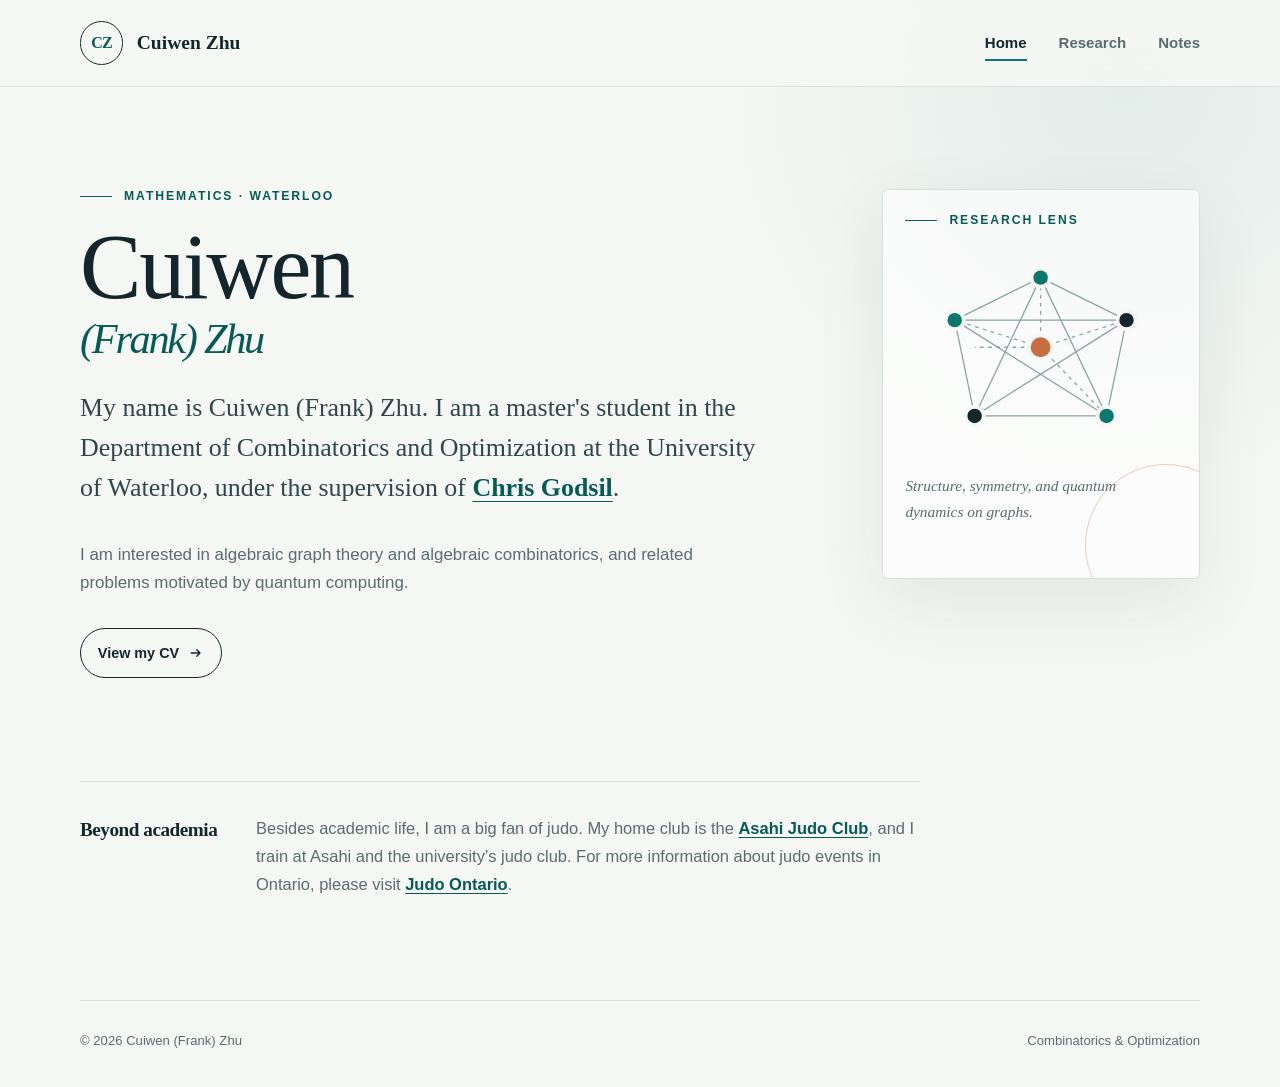
<file: index.html>
<!doctype html>
<html lang="en">
  <head>
    <meta charset="utf-8">
    <meta name="viewport" content="width=device-width, initial-scale=1">
    <meta name="description" content="Cuiwen (Frank) Zhu — master's student in Combinatorics and Optimization at the University of Waterloo.">
    <meta name="theme-color" content="#f5f7f4">
    <title>Cuiwen (Frank) Zhu</title>
    <link rel="icon" type="image/svg+xml" href="data:image/svg+xml,%3Csvg xmlns='http://www.w3.org/2000/svg' viewBox='0 0 64 64'%3E%3Crect width='64' height='64' rx='32' fill='%2314262c'/%3E%3Ccircle cx='20' cy='32' r='5' fill='%23f5f7f4'/%3E%3Ccircle cx='44' cy='18' r='5' fill='%23c86e43'/%3E%3Ccircle cx='44' cy='46' r='5' fill='%230c766f'/%3E%3Cpath d='M24 29 40 20M24 35l16 9M44 23v18' stroke='%23f5f7f4' stroke-width='3'/%3E%3C/svg%3E">
    <link rel="stylesheet" href="styles.css">
    <script src="site.js" defer></script>
  </head>
  <body>
    <a class="skip-link" href="#main-content">Skip to content</a>
    <header class="site-header">
      <div class="nav-shell">
        <a class="brand" href="index.html" aria-label="Cuiwen Zhu, home">
          <span class="brand-mark" aria-hidden="true">CZ</span>
          <span class="brand-name">Cuiwen Zhu</span>
        </a>
        <button class="nav-toggle" type="button" aria-expanded="false" aria-controls="site-navigation">Menu</button>
        <nav class="site-nav" id="site-navigation" aria-label="Primary navigation">
          <a href="index.html" aria-current="page">Home</a>
          <a href="research.html">Research</a>
          <a href="notes.html">Notes</a>
        </nav>
      </div>
    </header>

    <main class="page-shell" id="main-content">
      <div class="intro-grid">
        <section aria-labelledby="home-title">
          <p class="eyebrow">Mathematics · Waterloo</p>
          <h1 id="home-title">Cuiwen <span>(Frank) Zhu</span></h1>
          <p class="lede">
            My name is Cuiwen (Frank) Zhu. I am a master's student in the Department of Combinatorics and Optimization at the University of Waterloo, under the supervision of
            <a class="text-link" href="https://www.math.uwaterloo.ca/~cgodsil/" target="_blank" rel="noreferrer">Chris Godsil</a>.
          </p>
          <p class="body-copy">
            I am interested in algebraic graph theory and algebraic combinatorics, and related problems motivated by quantum computing.
          </p>
          <a class="button-link" href="CV_Frank_Zhu.pdf" target="_blank">
            View my CV
            <svg viewBox="0 0 20 20" fill="none" aria-hidden="true">
              <path d="M4 10h11M11 6l4 4-4 4" stroke="currentColor" stroke-width="1.7" stroke-linecap="round" stroke-linejoin="round"/>
            </svg>
          </a>
        </section>

        <aside class="research-mark" aria-label="Abstract graph motif">
          <p class="eyebrow">Research lens</p>
          <svg viewBox="0 0 300 230" role="img" aria-labelledby="graph-title graph-desc">
            <title id="graph-title">A symmetric graph</title>
            <desc id="graph-desc">Seven vertices connected in a circular, symmetric pattern.</desc>
            <g fill="none" stroke="#8ba3a2" stroke-width="1.4">
              <path d="M150 35 245 82 223 188 77 188 55 82Z"/>
              <path d="M150 35 223 188M150 35 77 188M245 82 77 188M55 82l168 106M55 82h190"/>
              <path d="M150 112 150 35M150 112l95-30M150 112l73 76M150 112H77M150 112 55 82" stroke-dasharray="4 5"/>
            </g>
            <g stroke="#f5f7f4" stroke-width="4">
              <circle cx="150" cy="35" r="10" fill="#0c766f"/>
              <circle cx="245" cy="82" r="10" fill="#14262c"/>
              <circle cx="223" cy="188" r="10" fill="#0c766f"/>
              <circle cx="77" cy="188" r="10" fill="#14262c"/>
              <circle cx="55" cy="82" r="10" fill="#0c766f"/>
              <circle cx="150" cy="112" r="13" fill="#c86e43"/>
            </g>
          </svg>
          <p class="mark-caption">Structure, symmetry, and quantum dynamics on graphs.</p>
        </aside>
      </div>

      <section class="judo-note" aria-labelledby="beyond-title">
        <h2 id="beyond-title">Beyond academia</h2>
        <p>
          Besides academic life, I am a big fan of judo. My home club is the
          <a class="text-link" href="https://www.asahijudoclub.ca/" target="_blank" rel="noreferrer">Asahi Judo Club</a>, and I train at Asahi and the university’s judo club.
          For more information about judo events in Ontario, please visit <a class="text-link" href="https://www.judoontario.ca/" target="_blank" rel="noreferrer">Judo Ontario</a>.
        </p>
      </section>
    </main>

    <footer class="site-footer">
      <span>© <span data-year></span> Cuiwen (Frank) Zhu</span>
      <span>Combinatorics &amp; Optimization</span>
    </footer>
  </body>
</html>
</file>
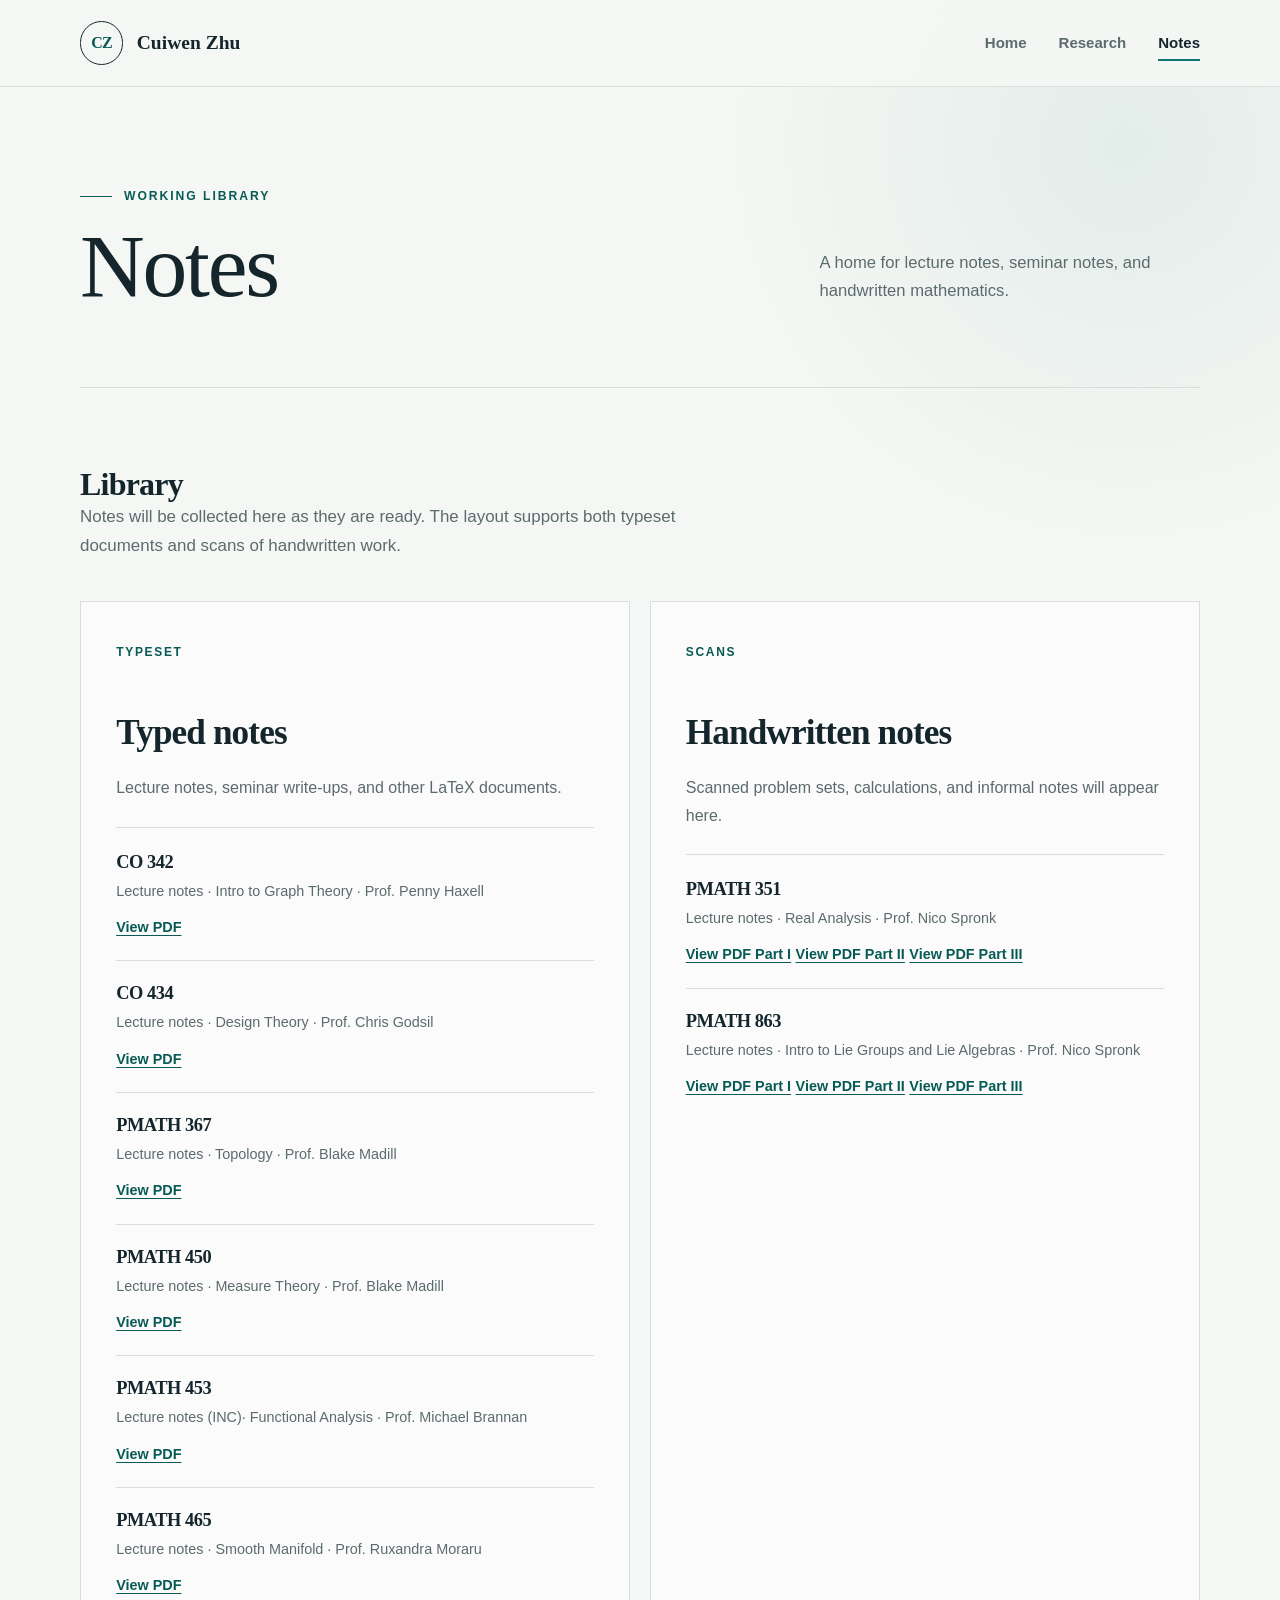
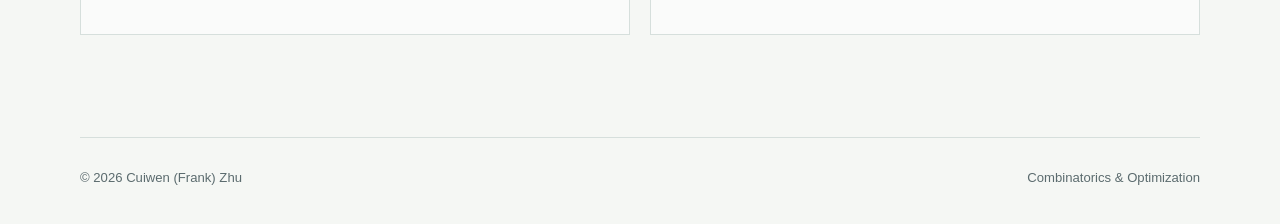
<file: notes.html>
<!doctype html>
<html lang="en">
  <head>
    <meta charset="utf-8">
    <meta name="viewport" content="width=device-width, initial-scale=1">
    <meta name="description" content="Typed and handwritten mathematics notes by Cuiwen (Frank) Zhu.">
    <meta name="theme-color" content="#f5f7f4">
    <title>Notes · Cuiwen (Frank) Zhu</title>
    <link rel="icon" type="image/svg+xml" href="data:image/svg+xml,%3Csvg xmlns='http://www.w3.org/2000/svg' viewBox='0 0 64 64'%3E%3Crect width='64' height='64' rx='32' fill='%2314262c'/%3E%3Ccircle cx='20' cy='32' r='5' fill='%23f5f7f4'/%3E%3Ccircle cx='44' cy='18' r='5' fill='%23c86e43'/%3E%3Ccircle cx='44' cy='46' r='5' fill='%230c766f'/%3E%3Cpath d='M24 29 40 20M24 35l16 9M44 23v18' stroke='%23f5f7f4' stroke-width='3'/%3E%3C/svg%3E">
    <link rel="stylesheet" href="styles.css">
    <script src="site.js" defer></script>
  </head>
  <body>
    <a class="skip-link" href="#main-content">Skip to content</a>
    <header class="site-header">
      <div class="nav-shell">
        <a class="brand" href="index.html" aria-label="Cuiwen Zhu, home">
          <span class="brand-mark" aria-hidden="true">CZ</span>
          <span class="brand-name">Cuiwen Zhu</span>
        </a>
        <button class="nav-toggle" type="button" aria-expanded="false" aria-controls="site-navigation">Menu</button>
        <nav class="site-nav" id="site-navigation" aria-label="Primary navigation">
          <a href="index.html">Home</a>
          <a href="research.html">Research</a>
          <a href="notes.html" aria-current="page">Notes</a>
        </nav>
      </div>
    </header>

    <main class="page-shell" id="main-content">
      <header class="page-heading">
        <div>
          <p class="eyebrow">Working library</p>
          <h1>Notes</h1>
        </div>
        <p class="summary">A home for lecture notes, seminar notes, and handwritten mathematics.</p>
      </header>

      <section class="content-section" aria-labelledby="notes-library-title">
        <h2 class="section-title" id="notes-library-title">Library</h2>
        <p class="notes-intro">
          Notes will be collected here as they are ready. The layout supports both typeset documents and scans of handwritten work.
        </p>

        <div class="notes-grid">
          <article class="note-group">
            <span class="note-group-tag">Typeset</span>
            <h2>Typed notes</h2>
            <p>Lecture notes, seminar write-ups, and other LaTeX documents.</p>
            <div class="note-list">
              <article class="note-entry">
                <h3><a href="CO_342.pdf" target="_blank">CO 342</a></h3>
                <p>Lecture notes · Intro to Graph Theory · Prof. Penny Haxell</p>
                <a class="note-pdf-link" href="CO_342.pdf" target="_blank" aria-label="Open CO 342 lecture notes as a PDF">View PDF</a>
              </article>
              <article class="note-entry">
                <h3><a href="CO_434.pdf" target="_blank">CO 434</a></h3>
                <p>Lecture notes · Design Theory · Prof. Chris Godsil</p>
                <a class="note-pdf-link" href="CO_434.pdf" target="_blank" aria-label="Open CO 434 lecture notes as a PDF">View PDF</a>
              </article>
              <article class="note-entry">
                <h3><a href="PMATH_367.pdf" target="_blank">PMATH 367</a></h3>
                <p>Lecture notes · Topology · Prof. Blake Madill</p>
                <a class="note-pdf-link" href="PMATH_367.pdf" target="_blank" aria-label="Open PMATH 367 lecture notes as a PDF">View PDF</a>
              </article>
              <article class="note-entry">
                <h3><a href="PMATH_450.pdf" target="_blank">PMATH 450</a></h3>
                <p>Lecture notes · Measure Theory · Prof. Blake Madill</p>
                <a class="note-pdf-link" href="PMATH_450.pdf" target="_blank" aria-label="Open PMATH 450 lecture notes as a PDF">View PDF</a>
              </article>
              <article class="note-entry">
                <h3><a href="PMATH_453.pdf" target="_blank">PMATH 453</a></h3>
                <p>Lecture notes (INC)· Functional Analysis · Prof. Michael Brannan</p>
                <a class="note-pdf-link" href="PMATH_453.pdf" target="_blank" aria-label="Open PMATH 453 lecture notes as a PDF">View PDF</a>
              </article>
              <article class="note-entry">
                <h3><a href="PMATH_465.pdf" target="_blank">PMATH 465</a></h3>
                <p>Lecture notes · Smooth Manifold · Prof. Ruxandra Moraru</p>
                <a class="note-pdf-link" href="PMATH_465.pdf" target="_blank" aria-label="Open PMATH 465 lecture notes as a PDF">View PDF</a>
              </article>
            </div>
          </article>
          <article class="note-group">
            <span class="note-group-tag">Scans</span>
            <h2>Handwritten notes</h2>
            <p>Scanned problem sets, calculations, and informal notes will appear here.</p>
            <div class="note-list">
              <article class="note-entry">
                <h3><a href="PMATH_351.pdf" target="_blank">PMATH 351</a></h3>
                <p>Lecture notes · Real Analysis · Prof. Nico Spronk</p>
                <a class="note-pdf-link" href="PMATH_351_I.pdf" target="_blank" aria-label="Open PMATH 351 lecture notes part I as a PDF">View PDF Part I</a>
                <a class="note-pdf-link" href="PMATH_351_II.pdf" target="_blank" aria-label="Open PMATH 351 lecture notes part II as a PDF">View PDF Part II</a>
                <a class="note-pdf-link" href="PMATH_351_III.pdf" target="_blank" aria-label="Open PMATH 351 lecture notes part III as a PDF">View PDF Part III</a>
              </article>
              <article class="note-entry">
                <h3><a href="PMATH_863.pdf" target="_blank">PMATH 863</a></h3>
                <p>Lecture notes · Intro to Lie Groups and Lie Algebras · Prof. Nico Spronk</p>
                <a class="note-pdf-link" href="PMATH_863_I.pdf" target="_blank" aria-label="Open PMATH 863 lecture notes part I as a PDF">View PDF Part I</a>
                <a class="note-pdf-link" href="PMATH_863_II.pdf" target="_blank" aria-label="Open PMATH 863 lecture notes part II as a PDF">View PDF Part II</a>
                <a class="note-pdf-link" href="PMATH_863_III.pdf" target="_blank" aria-label="Open PMATH 863 lecture notes part III as a PDF">View PDF Part III</a>
              </article>
            </div>
          </article>
        </div>

        

        <!--
          NOTE ENTRY TEMPLATE
          1. Put the PDF in assets/notes/
          2. Copy the article below into the appropriate note-group above.
          3. Update the title, description, and file name.

          <article class="note-entry">
            <h3><a href="assets/notes/example-note.pdf">Title of note</a></h3>
            <p>Short description · Course or topic · Year</p>
          </article>
        -->
      </section>
    </main>

    <footer class="site-footer">
      <span>© <span data-year></span> Cuiwen (Frank) Zhu</span>
      <span>Combinatorics &amp; Optimization</span>
    </footer>
  </body>
</html>
</file>
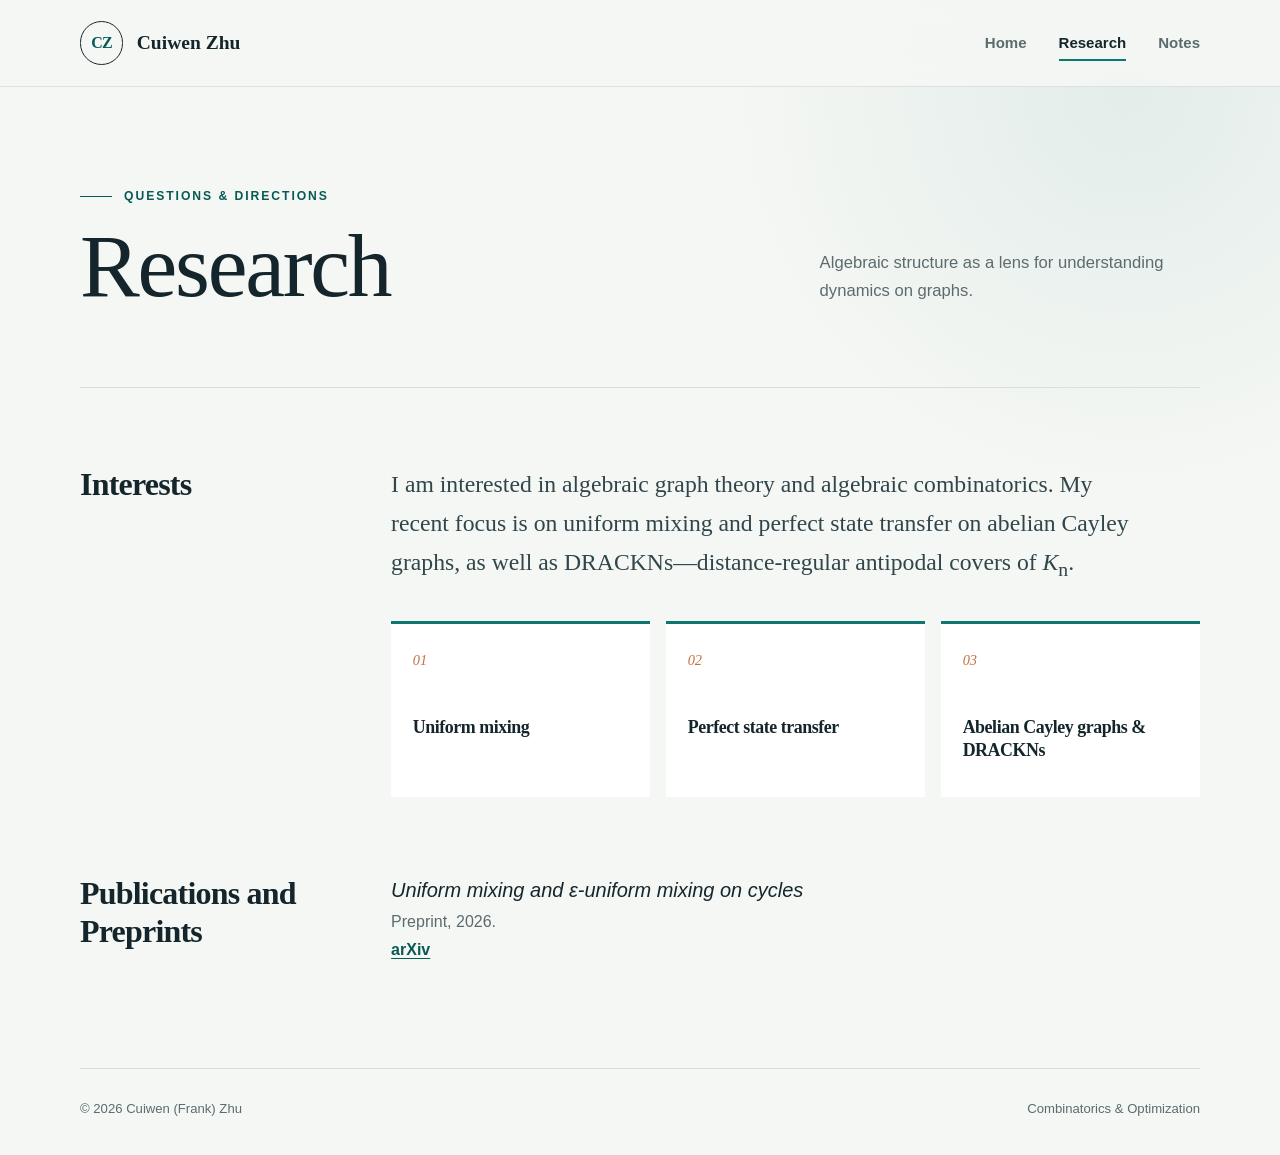
<file: research.html>
<!doctype html>
<html lang="en">
  <head>
    <meta charset="utf-8">
    <meta name="viewport" content="width=device-width, initial-scale=1">
    <meta name="description" content="Research interests and publications of Cuiwen (Frank) Zhu.">
    <meta name="theme-color" content="#f5f7f4">
    <title>Research · Cuiwen (Frank) Zhu</title>
    <link rel="icon" type="image/svg+xml" href="data:image/svg+xml,%3Csvg xmlns='http://www.w3.org/2000/svg' viewBox='0 0 64 64'%3E%3Crect width='64' height='64' rx='32' fill='%2314262c'/%3E%3Ccircle cx='20' cy='32' r='5' fill='%23f5f7f4'/%3E%3Ccircle cx='44' cy='18' r='5' fill='%23c86e43'/%3E%3Ccircle cx='44' cy='46' r='5' fill='%230c766f'/%3E%3Cpath d='M24 29 40 20M24 35l16 9M44 23v18' stroke='%23f5f7f4' stroke-width='3'/%3E%3C/svg%3E">
    <link rel="stylesheet" href="styles.css">
    <script src="site.js" defer></script>
  </head>
  <body>
    <a class="skip-link" href="#main-content">Skip to content</a>
    <header class="site-header">
      <div class="nav-shell">
        <a class="brand" href="index.html" aria-label="Cuiwen Zhu, home">
          <span class="brand-mark" aria-hidden="true">CZ</span>
          <span class="brand-name">Cuiwen Zhu</span>
        </a>
        <button class="nav-toggle" type="button" aria-expanded="false" aria-controls="site-navigation">Menu</button>
        <nav class="site-nav" id="site-navigation" aria-label="Primary navigation">
          <a href="index.html">Home</a>
          <a href="research.html" aria-current="page">Research</a>
          <a href="notes.html">Notes</a>
        </nav>
      </div>
    </header>

    <main class="page-shell" id="main-content">
      <header class="page-heading">
        <div>
          <p class="eyebrow">Questions &amp; directions</p>
          <h1>Research</h1>
        </div>
        <p class="summary">Algebraic structure as a lens for understanding dynamics on graphs.</p>
      </header>

      <section class="content-section section-grid" aria-labelledby="interests-title">
        <h2 class="section-title" id="interests-title">Interests</h2>
        <div>
          <p class="research-copy">
            I am interested in algebraic graph theory and algebraic combinatorics. My recent focus is on uniform mixing and perfect state transfer on abelian Cayley graphs, as well as DRACKNs—distance-regular antipodal covers of <i>K</i><sub>n</sub>.
          </p>
          <div class="focus-list" aria-label="Current research themes">
            <article class="focus-item">
              <span class="focus-number">01</span>
              <h3>Uniform mixing</h3>
            </article>
            <article class="focus-item">
              <span class="focus-number">02</span>
              <h3>Perfect state transfer</h3>
            </article>
            <article class="focus-item">
              <span class="focus-number">03</span>
              <h3>Abelian Cayley graphs &amp; DRACKNs</h3>
            </article>
          </div>
        </div>
      </section>

      <section class="content-section section-grid" aria-labelledby="publications-title">
        <h2 class="section-title" id="publications-title">Publications and Preprints</h2>
        <article class="publication">
          <h3><cite>Uniform mixing and ε-uniform mixing on cycles</cite></h3>
          <p>Preprint, 2026.</p>
          <a class="publication-link" href="https://arxiv.org/abs/2607.04207" target="_blank" rel="noreferrer" aria-label="Open Uniform mixing and epsilon-uniform mixing on cycles on arXiv">arXiv</a>
        </article>
      </section>
    </main>

    <footer class="site-footer">
      <span>© <span data-year></span> Cuiwen (Frank) Zhu</span>
      <span>Combinatorics &amp; Optimization</span>
    </footer>
  </body>
</html>
</file>
<file: styles.css>
:root {
  --paper: #f5f7f4;
  --paper-bright: #ffffff;
  --ink: #14262c;
  --muted: #5b6b6e;
  --line: #d6dfdc;
  --teal: #0c766f;
  --teal-dark: #075a55;
  --orange: #c86e43;
  --shadow: 0 24px 70px rgba(20, 38, 44, 0.08);
  --serif: "Iowan Old Style", "Palatino Linotype", Palatino, Georgia, serif;
  --sans: Inter, ui-sans-serif, -apple-system, BlinkMacSystemFont, "Segoe UI", sans-serif;
}

* {
  box-sizing: border-box;
}

html {
  scroll-behavior: smooth;
}

body {
  margin: 0;
  min-width: 320px;
  background:
    radial-gradient(circle at 88% 8%, rgba(12, 118, 111, 0.08), transparent 25rem),
    var(--paper);
  color: var(--ink);
  font-family: var(--sans);
  font-size: 1rem;
  line-height: 1.7;
  -webkit-font-smoothing: antialiased;
}

a {
  color: var(--teal-dark);
  text-decoration-thickness: 1px;
  text-underline-offset: 0.2em;
}

a:hover {
  color: var(--orange);
}

a:focus-visible,
button:focus-visible {
  outline: 3px solid rgba(12, 118, 111, 0.32);
  outline-offset: 4px;
}

.skip-link {
  position: fixed;
  z-index: 100;
  top: 0.75rem;
  left: 0.75rem;
  transform: translateY(-180%);
  padding: 0.6rem 0.9rem;
  border-radius: 0.3rem;
  background: var(--ink);
  color: white;
}

.skip-link:focus {
  transform: translateY(0);
}

.site-header {
  position: relative;
  z-index: 10;
  border-bottom: 1px solid rgba(20, 38, 44, 0.1);
  background: rgba(245, 247, 244, 0.86);
  backdrop-filter: blur(14px);
}

.nav-shell,
.page-shell,
.site-footer {
  width: min(1120px, calc(100% - 3rem));
  margin-inline: auto;
}

.nav-shell {
  min-height: 86px;
  display: flex;
  align-items: center;
  justify-content: space-between;
  gap: 2rem;
}

.brand {
  display: inline-flex;
  align-items: center;
  gap: 0.85rem;
  color: var(--ink);
  text-decoration: none;
}

.brand-mark {
  display: grid;
  width: 2.7rem;
  aspect-ratio: 1;
  place-items: center;
  border: 1px solid var(--ink);
  border-radius: 50%;
  color: var(--teal-dark);
  font-family: var(--serif);
  font-size: 1rem;
  font-weight: 700;
  letter-spacing: -0.05em;
}

.brand-name {
  font-family: var(--serif);
  font-size: 1.22rem;
  font-weight: 700;
}

.nav-toggle {
  display: none;
  border: 0;
  background: transparent;
  color: var(--ink);
  font: inherit;
  font-weight: 650;
  cursor: pointer;
}

.site-nav {
  display: flex;
  align-items: center;
  gap: 2rem;
}

.site-nav a {
  position: relative;
  padding: 0.6rem 0;
  color: var(--muted);
  font-size: 0.94rem;
  font-weight: 650;
  text-decoration: none;
}

.site-nav a::after {
  position: absolute;
  right: 0;
  bottom: 0.25rem;
  left: 0;
  height: 2px;
  content: "";
  background: var(--teal);
  transform: scaleX(0);
  transform-origin: right;
  transition: transform 180ms ease;
}

.site-nav a:hover,
.site-nav a[aria-current="page"] {
  color: var(--ink);
}

.site-nav a:hover::after,
.site-nav a[aria-current="page"]::after {
  transform: scaleX(1);
  transform-origin: left;
}

.page-shell {
  padding-block: clamp(3.8rem, 8vw, 7rem) clamp(4.5rem, 8vw, 7.5rem);
}

.eyebrow {
  display: flex;
  align-items: center;
  gap: 0.75rem;
  margin: 0 0 1.15rem;
  color: var(--teal-dark);
  font-size: 0.76rem;
  font-weight: 800;
  letter-spacing: 0.16em;
  line-height: 1.2;
  text-transform: uppercase;
}

.eyebrow::before {
  width: 2rem;
  height: 1px;
  content: "";
  background: currentColor;
}

h1,
h2,
h3,
p {
  margin-top: 0;
}

h1,
h2,
h3 {
  font-family: var(--serif);
  letter-spacing: -0.025em;
}

h1 {
  max-width: 12ch;
  margin-bottom: 1.4rem;
  font-size: clamp(3.1rem, 7.2vw, 6.6rem);
  font-weight: 500;
  line-height: 0.98;
}

h1 span {
  display: block;
  color: var(--teal-dark);
  font-size: 0.46em;
  font-style: italic;
  line-height: 1.25;
}

.intro-grid {
  display: grid;
  grid-template-columns: minmax(0, 1.65fr) minmax(280px, 0.75fr);
  gap: clamp(3rem, 8vw, 8rem);
  align-items: start;
}

.lede {
  max-width: 680px;
  margin-bottom: 2rem;
  color: #31464b;
  font-family: var(--serif);
  font-size: clamp(1.25rem, 2.2vw, 1.62rem);
  line-height: 1.55;
}

.body-copy {
  max-width: 680px;
  margin-bottom: 1.5rem;
  color: var(--muted);
  font-size: 1.06rem;
}

.text-link {
  font-weight: 700;
}

.button-link {
  display: inline-flex;
  align-items: center;
  gap: 0.55rem;
  margin-top: 0.35rem;
  padding: 0.75rem 1.05rem;
  border: 1px solid var(--ink);
  border-radius: 999px;
  color: var(--ink);
  font-size: 0.9rem;
  font-weight: 750;
  text-decoration: none;
  transition: background-color 180ms ease, color 180ms ease, transform 180ms ease;
}

.button-link:hover {
  background: var(--ink);
  color: white;
  transform: translateY(-2px);
}

.button-link svg {
  width: 1rem;
  height: 1rem;
}

.research-mark {
  position: relative;
  min-height: 390px;
  padding: 1.4rem;
  border: 1px solid var(--line);
  border-radius: 0.35rem;
  background: rgba(255, 255, 255, 0.65);
  box-shadow: var(--shadow);
  overflow: hidden;
}

.research-mark::after {
  position: absolute;
  right: -3rem;
  bottom: -3rem;
  width: 10rem;
  aspect-ratio: 1;
  border: 1px solid rgba(200, 110, 67, 0.35);
  border-radius: 50%;
  content: "";
}

.research-mark svg {
  display: block;
  width: 100%;
  height: auto;
  margin-top: 1rem;
}

.mark-caption {
  margin: 1.2rem 0 0;
  color: var(--muted);
  font-family: var(--serif);
  font-size: 0.96rem;
  font-style: italic;
}

.judo-note {
  display: grid;
  grid-template-columns: 9rem minmax(0, 1fr);
  gap: 2rem;
  max-width: 840px;
  margin-top: clamp(4rem, 8vw, 7rem);
  padding-top: 2rem;
  border-top: 1px solid var(--line);
}

.judo-note h2 {
  margin: 0;
  font-size: 1.2rem;
}

.judo-note p {
  margin: 0;
  color: var(--muted);
  font-size: 1.03rem;
}

.page-heading {
  display: grid;
  grid-template-columns: minmax(0, 1fr) minmax(260px, 0.55fr);
  gap: 3rem;
  align-items: end;
  padding-bottom: clamp(3rem, 6vw, 5rem);
  border-bottom: 1px solid var(--line);
}

.page-heading h1 {
  margin: 0;
  font-size: clamp(3.3rem, 7vw, 6.4rem);
}

.page-heading .summary {
  margin: 0 0 0.3rem;
  color: var(--muted);
  font-size: 1.04rem;
}

.content-section {
  padding-top: clamp(3rem, 6vw, 5rem);
}

.section-grid {
  display: grid;
  grid-template-columns: minmax(180px, 0.42fr) minmax(0, 1.45fr);
  gap: clamp(2rem, 6vw, 6rem);
}

.section-title {
  margin: 0;
  font-size: clamp(1.5rem, 3vw, 2rem);
  line-height: 1.2;
}

.research-copy {
  max-width: 760px;
  color: #31464b;
  font-family: var(--serif);
  font-size: clamp(1.2rem, 2.2vw, 1.48rem);
  line-height: 1.65;
}

.focus-list {
  display: grid;
  grid-template-columns: repeat(3, 1fr);
  gap: 1rem;
  margin-top: 2.25rem;
}

.focus-item {
  min-height: 11rem;
  padding: 1.35rem;
  border-top: 3px solid var(--teal);
  background: var(--paper-bright);
}

.focus-number {
  color: var(--orange);
  font-family: var(--serif);
  font-size: 0.9rem;
  font-style: italic;
}

.focus-item h3 {
  margin: 2.7rem 0 0;
  font-size: 1.12rem;
  line-height: 1.3;
}

.publication {
  padding: 0.15rem 0;
}

.publication h3 {
  margin: 0 0 0.15rem;
  font-family: var(--sans);
  font-size: clamp(1.05rem, 2vw, 1.25rem);
  font-weight: 400;
  letter-spacing: 0;
  line-height: 1.45;
}

.publication cite {
  font-style: italic;
}

.publication p {
  margin: 0 0 0.05rem;
  color: var(--muted);
  font-size: 1rem;
}

.publication-link {
  display: inline-block;
  font-size: 1rem;
  font-weight: 600;
}

.publication-link:hover {
  color: var(--orange);
}

.notes-intro {
  max-width: 680px;
  color: var(--muted);
  font-size: 1.06rem;
}

.notes-grid {
  display: grid;
  grid-template-columns: repeat(2, minmax(0, 1fr));
  gap: 1.2rem;
  margin-top: 2.5rem;
}

.note-group {
  min-height: 240px;
  padding: clamp(1.5rem, 4vw, 2.2rem);
  border: 1px solid var(--line);
  background: rgba(255, 255, 255, 0.54);
}

.note-group-tag {
  color: var(--teal-dark);
  font-size: 0.75rem;
  font-weight: 800;
  letter-spacing: 0.14em;
  text-transform: uppercase;
}

.note-group h2 {
  margin: 2.4rem 0 0.75rem;
  font-size: clamp(1.65rem, 3vw, 2.2rem);
}

.note-group p {
  max-width: 36rem;
  margin: 0;
  color: var(--muted);
}

.note-list {
  margin-top: 1.6rem;
  padding-top: 1.35rem;
  border-top: 1px solid var(--line);
}

.note-entry h3 {
  margin: 0 0 0.2rem;
  font-size: 1.15rem;
  line-height: 1.4;
}

.note-entry h3 a {
  color: var(--ink);
  text-decoration: none;
}

.note-entry h3 a:hover {
  color: var(--teal-dark);
  text-decoration: underline;
}

.note-entry p {
  font-size: 0.9rem;
}

.note-entry + .note-entry {
  margin-top: 1.25rem;
  padding-top: 1.25rem;
  border-top: 1px solid var(--line);
}

.note-pdf-link {
  display: inline-block;
  margin-top: 0.75rem;
  font-size: 0.9rem;
  font-weight: 700;
}

.edit-hint {
  margin-top: 1.2rem;
  padding: 1rem 1.1rem;
  border-left: 3px solid var(--orange);
  background: rgba(200, 110, 67, 0.06);
  color: var(--muted);
  font-size: 0.9rem;
}

.site-footer {
  display: flex;
  justify-content: space-between;
  gap: 2rem;
  padding-block: 1.8rem 2.2rem;
  border-top: 1px solid var(--line);
  color: var(--muted);
  font-size: 0.82rem;
}

@media (max-width: 800px) {
  .nav-shell,
  .page-shell,
  .site-footer {
    width: min(100% - 2rem, 680px);
  }

  .nav-shell {
    min-height: 74px;
    flex-wrap: wrap;
    padding-block: 0.75rem;
  }

  .nav-toggle {
    display: inline-flex;
    padding: 0.55rem 0;
  }

  .site-nav {
    display: none;
    width: 100%;
    gap: 0;
    padding-top: 0.3rem;
    border-top: 1px solid var(--line);
  }

  .site-nav.is-open {
    display: grid;
  }

  .site-nav a {
    padding: 0.7rem 0;
  }

  .site-nav a::after {
    display: none;
  }

  .intro-grid,
  .page-heading,
  .section-grid {
    grid-template-columns: 1fr;
  }

  .intro-grid {
    gap: 3.5rem;
  }

  .research-mark {
    min-height: auto;
    max-width: 430px;
  }

  .page-heading {
    gap: 1.25rem;
  }

  .page-heading h1 {
    max-width: 100%;
  }

  .focus-list {
    grid-template-columns: 1fr;
  }

  .focus-item {
    min-height: 8rem;
  }

  .focus-item h3 {
    margin-top: 1.8rem;
  }
}

@media (max-width: 560px) {
  .page-shell {
    padding-top: 3.2rem;
  }

  .brand-name {
    font-size: 1.02rem;
  }

  .judo-note,
  .notes-grid {
    grid-template-columns: 1fr;
  }

  .site-footer {
    flex-direction: column;
    gap: 0.25rem;
  }
}

@media (prefers-reduced-motion: reduce) {
  *,
  *::before,
  *::after {
    scroll-behavior: auto !important;
    transition-duration: 0.01ms !important;
  }
}
</file>
